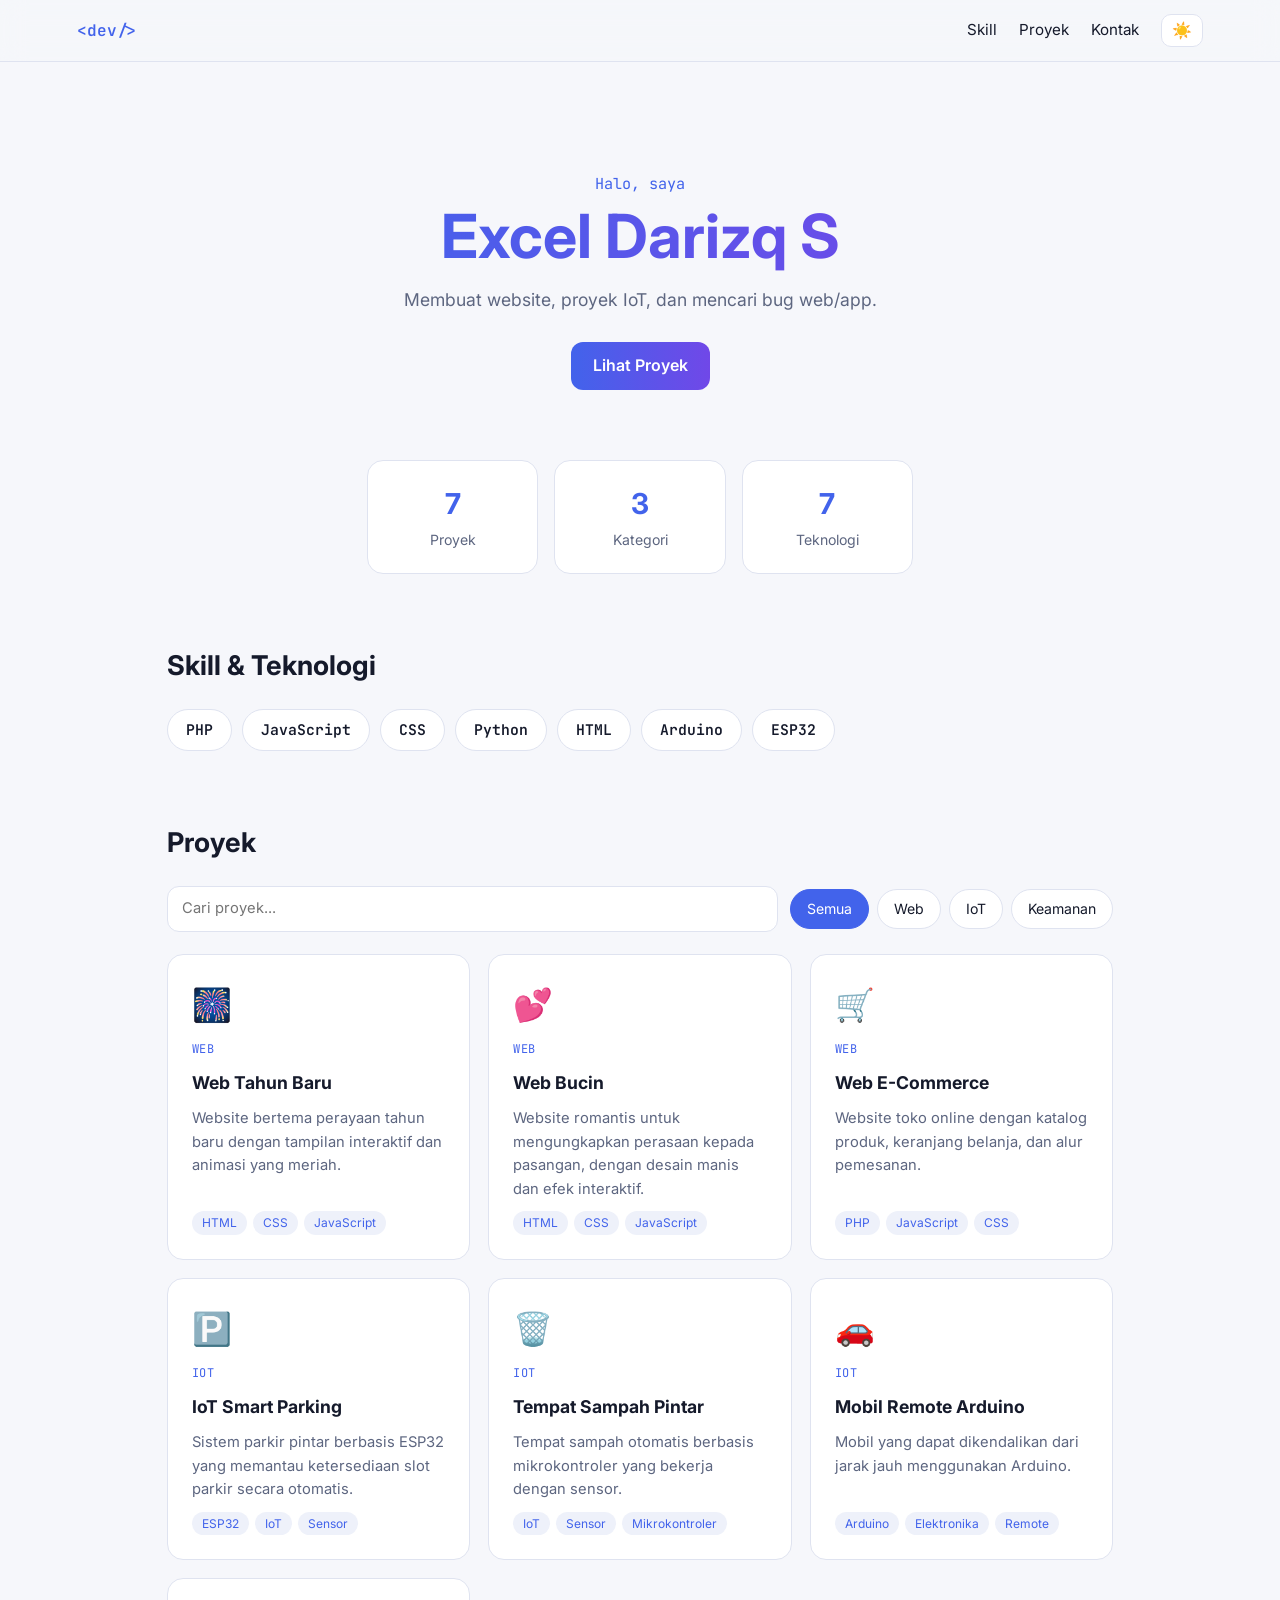
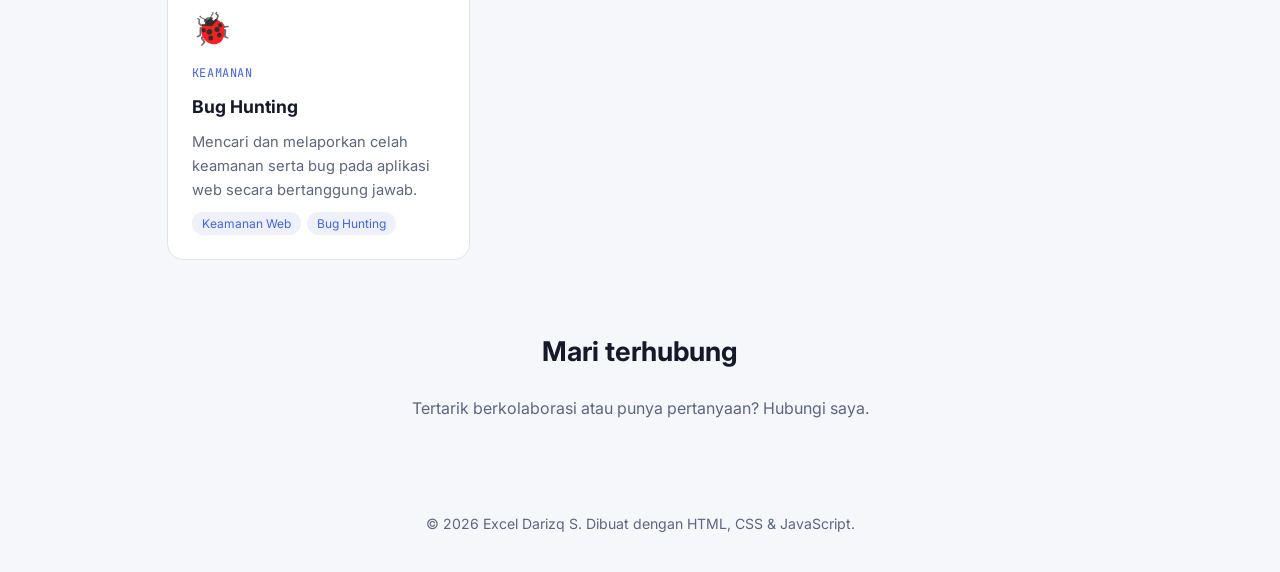
<file: index.html>
<!DOCTYPE html>
<html lang="id">
<head>
  <meta charset="UTF-8" />
  <meta name="viewport" content="width=device-width, initial-scale=1.0" />
  <title>Portfolio</title>
  <meta name="description" content="Portfolio proyek web, IoT, dan keamanan." />
  <link rel="preconnect" href="https://fonts.googleapis.com" />
  <link rel="preconnect" href="https://fonts.gstatic.com" crossorigin />
  <link href="https://fonts.googleapis.com/css2?family=Inter:wght@400;500;600;700&family=JetBrains+Mono:wght@400;600&display=swap" rel="stylesheet" />
  <link rel="stylesheet" href="style.css" />
</head>
<body>
  <header class="nav">
    <a href="#home" class="logo">&lt;dev/&gt;</a>
    <nav>
      <a href="#skills">Skill</a>
      <a href="#projects">Proyek</a>
      <a href="#contact">Kontak</a>
      <button id="themeToggle" class="icon-btn" aria-label="Ganti tema">🌙</button>
    </nav>
  </header>

  <main>
    <section id="home" class="hero">
      <p class="hello">Halo, saya</p>
      <h1 id="name"></h1>
      <p id="bio" class="bio"></p>
      <div class="cta">
        <a class="btn primary" href="#projects">Lihat Proyek</a>
        <a id="githubLink" class="btn" href="#" target="_blank" rel="noopener" hidden>GitHub</a>
      </div>
    </section>

    <section class="stats">
      <div class="stat"><strong id="statProjects">0</strong><span>Proyek</span></div>
      <div class="stat"><strong id="statCats">0</strong><span>Kategori</span></div>
      <div class="stat"><strong id="statTech">0</strong><span>Teknologi</span></div>
    </section>

    <section id="skills" class="section">
      <h2>Skill &amp; Teknologi</h2>
      <div id="skillList" class="chips"></div>
    </section>

    <section id="projects" class="section">
      <h2>Proyek</h2>
      <div class="toolbar">
        <input id="search" type="search" placeholder="Cari proyek..." />
        <div id="filters" class="filters"></div>
      </div>
      <div id="projectGrid" class="grid"></div>
      <p id="empty" class="empty" hidden>Tidak ada proyek yang cocok.</p>
    </section>

    <section id="contact" class="section contact">
      <h2>Mari terhubung</h2>
      <p>Tertarik berkolaborasi atau punya pertanyaan? Hubungi saya.</p>
      <a id="contactLink" class="btn primary" href="#" target="_blank" rel="noopener" hidden>Hubungi saya</a>
    </section>
  </main>

  <footer class="footer">
    <p>© <span id="year"></span> <span id="footerName"></span>. Dibuat dengan HTML, CSS &amp; JavaScript.</p>
  </footer>

  <script src="script.js"></script>
</body>
</html>
</file>
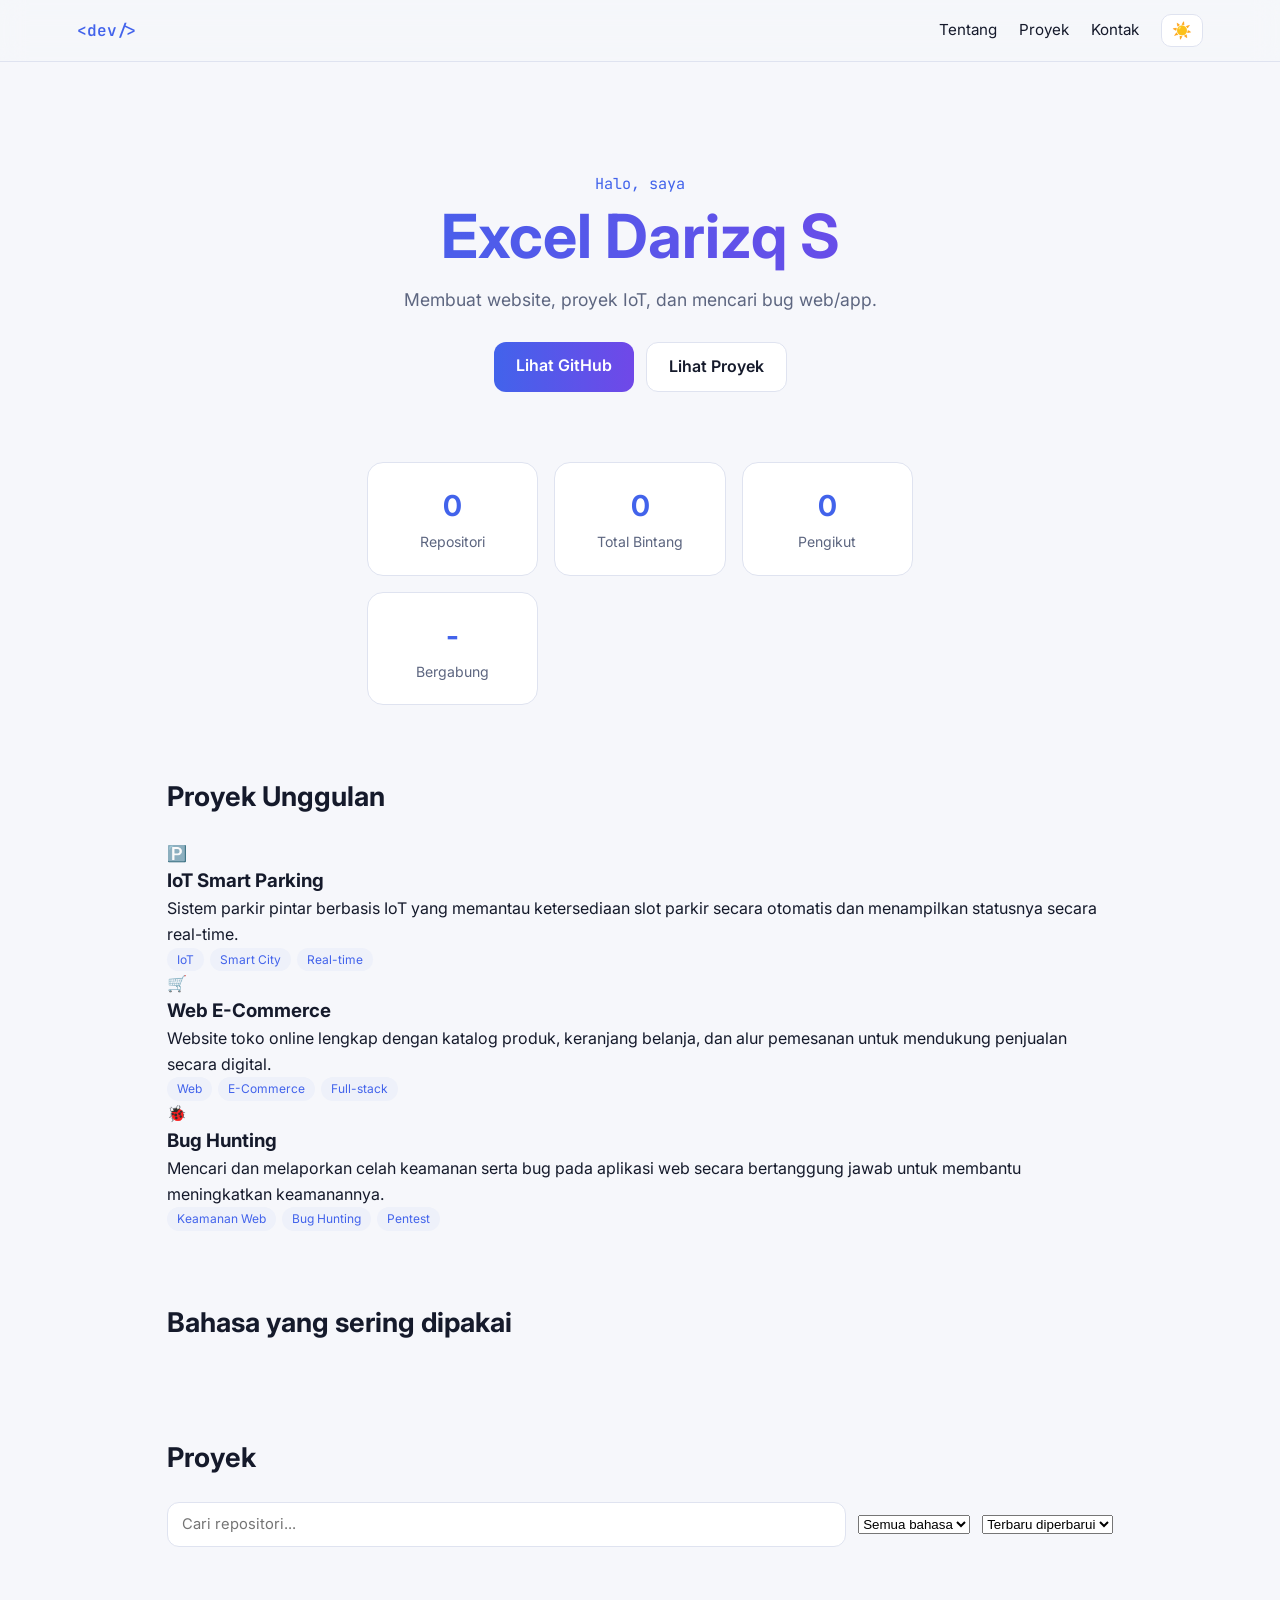
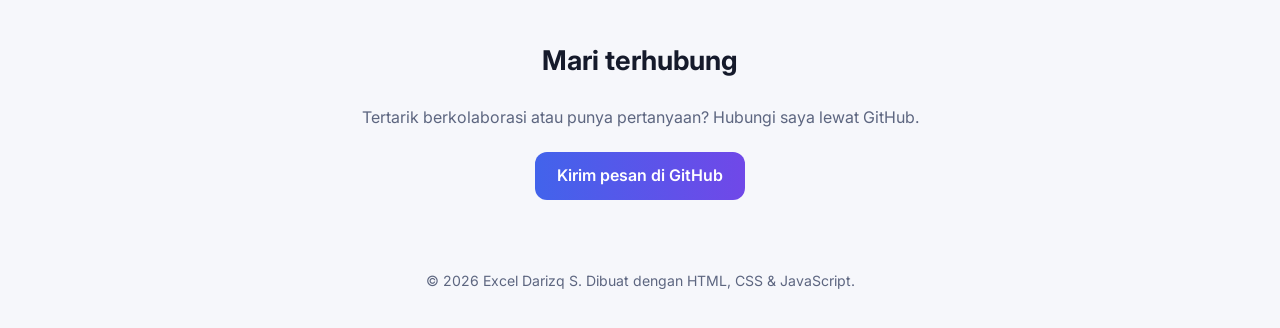
<file: index (2).html>
<!DOCTYPE html>
<html lang="id">
<head>
  <meta charset="UTF-8" />
  <meta name="viewport" content="width=device-width, initial-scale=1.0" />
  <title>Portfolio GitHub</title>
  <meta name="description" content="Portfolio developer yang menampilkan profil dan proyek dari GitHub." />
  <link rel="preconnect" href="https://fonts.googleapis.com" />
  <link rel="preconnect" href="https://fonts.gstatic.com" crossorigin />
  <link href="https://fonts.googleapis.com/css2?family=Inter:wght@400;500;600;700&family=JetBrains+Mono:wght@400;600&display=swap" rel="stylesheet" />
  <link rel="stylesheet" href="style.css" />
</head>
<body>
  <header class="nav">
    <a href="#home" class="logo" id="navLogo">&lt;dev/&gt;</a>
    <nav>
      <a href="#about">Tentang</a>
      <a href="#projects">Proyek</a>
      <a href="#contact">Kontak</a>
      <button id="themeToggle" class="icon-btn" aria-label="Ganti tema">🌙</button>
    </nav>
  </header>

  <main>
    <!-- HERO -->
    <section id="home" class="hero">
      <p class="hello">Halo, saya</p>
      <h1 id="name">Memuat...</h1>
      <p id="bio" class="bio"></p>
      <div class="meta">
        <span id="location"></span>
        <span id="company"></span>
      </div>
      <div class="cta">
        <a id="githubLink" class="btn primary" href="#" target="_blank" rel="noopener">Lihat GitHub</a>
        <a class="btn" href="#projects">Lihat Proyek</a>
      </div>
    </section>

    <!-- STATS -->
    <section id="about" class="stats">
      <div class="stat"><strong id="statRepos">0</strong><span>Repositori</span></div>
      <div class="stat"><strong id="statStars">0</strong><span>Total Bintang</span></div>
      <div class="stat"><strong id="statFollowers">0</strong><span>Pengikut</span></div>
      <div class="stat"><strong id="statSince">-</strong><span>Bergabung</span></div>
    </section>

    <!-- FEATURED -->
    <section id="featured" class="section">
      <h2>Proyek Unggulan</h2>
      <div class="featured-grid">
        <article class="feature">
          <div class="icon">🅿️</div>
          <h3>IoT Smart Parking</h3>
          <p>Sistem parkir pintar berbasis IoT yang memantau ketersediaan slot parkir secara otomatis dan menampilkan statusnya secara real-time.</p>
          <div class="topics"><span>IoT</span><span>Smart City</span><span>Real-time</span></div>
        </article>
        <article class="feature">
          <div class="icon">🛒</div>
          <h3>Web E-Commerce</h3>
          <p>Website toko online lengkap dengan katalog produk, keranjang belanja, dan alur pemesanan untuk mendukung penjualan secara digital.</p>
          <div class="topics"><span>Web</span><span>E-Commerce</span><span>Full-stack</span></div>
        </article>
        <article class="feature">
          <div class="icon">🐞</div>
          <h3>Bug Hunting</h3>
          <p>Mencari dan melaporkan celah keamanan serta bug pada aplikasi web secara bertanggung jawab untuk membantu meningkatkan keamanannya.</p>
          <div class="topics"><span>Keamanan Web</span><span>Bug Hunting</span><span>Pentest</span></div>
        </article>
      </div>
    </section>

    <!-- LANGUAGES -->
    <section class="section">
      <h2>Bahasa yang sering dipakai</h2>
      <div id="langBar" class="lang-bar"></div>
      <div id="langLegend" class="lang-legend"></div>
    </section>

    <!-- PROJECTS -->
    <section id="projects" class="section">
      <h2>Proyek</h2>
      <div class="toolbar">
        <input id="search" type="search" placeholder="Cari repositori..." />
        <select id="langFilter"><option value="">Semua bahasa</option></select>
        <select id="sort">
          <option value="updated">Terbaru diperbarui</option>
          <option value="stars">Bintang terbanyak</option>
          <option value="name">Nama (A-Z)</option>
        </select>
      </div>
      <div id="repoGrid" class="grid"></div>
      <p id="empty" class="empty" hidden>Tidak ada repositori yang cocok.</p>
    </section>

    <!-- CONTACT -->
    <section id="contact" class="section contact">
      <h2>Mari terhubung</h2>
      <p>Tertarik berkolaborasi atau punya pertanyaan? Hubungi saya lewat GitHub.</p>
      <a id="contactLink" class="btn primary" href="#" target="_blank" rel="noopener">Kirim pesan di GitHub</a>
    </section>
  </main>

  <footer class="footer">
    <p>© <span id="year"></span> <span id="footerName"></span>. Dibuat dengan HTML, CSS &amp; JavaScript.</p>
  </footer>

  <script src="script.js"></script>
</body>
</html>
</file>
<file: style.css>
:root {
  --bg: #0b0f17;
  --surface: #121826;
  --surface-2: #19213a;
  --text: #e6e9f2;
  --muted: #8b93a7;
  --accent: #6d8cff;
  --accent-2: #a78bfa;
  --border: #232b45;
  --radius: 16px;
  --shadow: 0 10px 30px rgba(0, 0, 0, 0.35);
}

:root[data-theme="light"] {
  --bg: #f6f7fb;
  --surface: #ffffff;
  --surface-2: #eef1fa;
  --text: #151a2b;
  --muted: #5d6680;
  --accent: #4263eb;
  --accent-2: #7048e8;
  --border: #dfe3f0;
  --shadow: 0 10px 30px rgba(30, 40, 90, 0.1);
}

* { box-sizing: border-box; margin: 0; padding: 0; }
html { scroll-behavior: smooth; }
[hidden] { display: none !important; }

body {
  font-family: "Inter", system-ui, sans-serif;
  background: var(--bg);
  color: var(--text);
  line-height: 1.6;
  transition: background 0.3s, color 0.3s;
}

a { color: inherit; text-decoration: none; }

/* NAV */
.nav {
  position: sticky; top: 0; z-index: 10;
  display: flex; justify-content: space-between; align-items: center;
  padding: 14px 6vw;
  background: color-mix(in srgb, var(--bg) 80%, transparent);
  backdrop-filter: blur(12px);
  border-bottom: 1px solid var(--border);
}
.logo { font-family: "JetBrains Mono", monospace; font-weight: 600; color: var(--accent); }
.nav nav { display: flex; align-items: center; gap: 22px; font-size: 0.95rem; }
.nav nav a:hover { color: var(--accent); }
.icon-btn {
  background: var(--surface); border: 1px solid var(--border);
  border-radius: 10px; padding: 6px 10px; cursor: pointer; font-size: 1rem;
}

/* HERO */
.hero { text-align: center; padding: 110px 6vw 50px; max-width: 800px; margin: 0 auto; }
.hello { color: var(--accent); font-family: "JetBrains Mono", monospace; font-size: 0.95rem; }
.hero h1 {
  font-size: clamp(2.2rem, 7vw, 3.8rem); line-height: 1.15; margin: 6px 0 14px;
  background: linear-gradient(90deg, var(--accent), var(--accent-2));
  -webkit-background-clip: text; background-clip: text; color: transparent;
}
.bio { color: var(--muted); font-size: 1.1rem; max-width: 600px; margin: 0 auto; }
.cta { display: flex; justify-content: center; gap: 12px; flex-wrap: wrap; margin-top: 28px; }

.btn {
  display: inline-block; padding: 11px 22px; border-radius: 12px;
  border: 1px solid var(--border); background: var(--surface);
  font-weight: 600; transition: transform 0.2s, border-color 0.2s;
}
.btn:hover { transform: translateY(-2px); border-color: var(--accent); }
.btn.primary { background: linear-gradient(90deg, var(--accent), var(--accent-2)); color: #fff; border: none; }

/* STATS */
.stats {
  display: grid; grid-template-columns: repeat(auto-fit, minmax(140px, 1fr));
  gap: 16px; max-width: 700px; margin: 20px auto 0; padding: 0 6vw;
}
.stat {
  background: var(--surface); border: 1px solid var(--border);
  border-radius: var(--radius); padding: 20px; text-align: center;
}
.stat strong { display: block; font-size: 1.8rem; color: var(--accent); }
.stat span { color: var(--muted); font-size: 0.88rem; }

/* SECTIONS */
.section { max-width: 1100px; margin: 0 auto; padding: 70px 6vw 0; }
.section h2 { font-size: 1.7rem; margin-bottom: 22px; }

/* SKILLS */
.chips { display: flex; flex-wrap: wrap; gap: 10px; }
.chip {
  padding: 8px 18px; border-radius: 99px; font-weight: 600; font-size: 0.92rem;
  background: var(--surface); border: 1px solid var(--border);
  font-family: "JetBrains Mono", monospace;
  transition: transform 0.2s, border-color 0.2s, color 0.2s;
}
.chip:hover { transform: translateY(-2px); border-color: var(--accent); color: var(--accent); }

/* TOOLBAR */
.toolbar { display: flex; gap: 12px; flex-wrap: wrap; align-items: center; margin-bottom: 22px; }
.toolbar input {
  flex: 1; min-width: 200px; padding: 10px 14px; border-radius: 12px;
  border: 1px solid var(--border); background: var(--surface); color: var(--text);
  font: inherit; font-size: 0.92rem;
}
.toolbar input:focus { outline: 2px solid var(--accent); }
.filters { display: flex; gap: 8px; flex-wrap: wrap; }
.filter {
  padding: 8px 16px; border-radius: 99px; border: 1px solid var(--border);
  background: var(--surface); color: var(--text); font: inherit; font-size: 0.88rem; cursor: pointer;
}
.filter.active { background: var(--accent); border-color: var(--accent); color: #fff; }

/* GRID */
.grid { display: grid; grid-template-columns: repeat(auto-fill, minmax(290px, 1fr)); gap: 18px; }
.card {
  display: flex; flex-direction: column; gap: 10px;
  background: var(--surface); border: 1px solid var(--border);
  border-radius: var(--radius); padding: 24px;
  transition: transform 0.25s, box-shadow 0.25s, border-color 0.25s;
  opacity: 0; transform: translateY(14px);
}
.card.show { opacity: 1; transform: none; }
.card:hover { transform: translateY(-4px); box-shadow: var(--shadow); border-color: var(--accent); }
.card .icon { font-size: 2rem; }
.card .cat { font-size: 0.75rem; color: var(--accent); font-family: "JetBrains Mono", monospace; text-transform: uppercase; letter-spacing: 0.05em; }
.card h3 { font-size: 1.1rem; }
.card p { color: var(--muted); font-size: 0.92rem; flex: 1; }
.topics { display: flex; flex-wrap: wrap; gap: 6px; }
.topics span {
  font-size: 0.75rem; padding: 2px 10px; border-radius: 99px;
  background: var(--surface-2); color: var(--accent);
}
.card-links { display: flex; gap: 14px; margin-top: 4px; font-size: 0.88rem; font-weight: 600; }
.card-links a { color: var(--accent); }
.card-links a:hover { text-decoration: underline; }
.empty { text-align: center; color: var(--muted); padding: 30px 0; }

/* CONTACT */
.contact { text-align: center; }
.contact p { color: var(--muted); margin-bottom: 22px; }

.footer { text-align: center; color: var(--muted); font-size: 0.88rem; padding: 70px 6vw 36px; }

@media (max-width: 560px) {
  .nav nav { gap: 12px; font-size: 0.85rem; }
  .hero { padding-top: 70px; }
}
</file>
